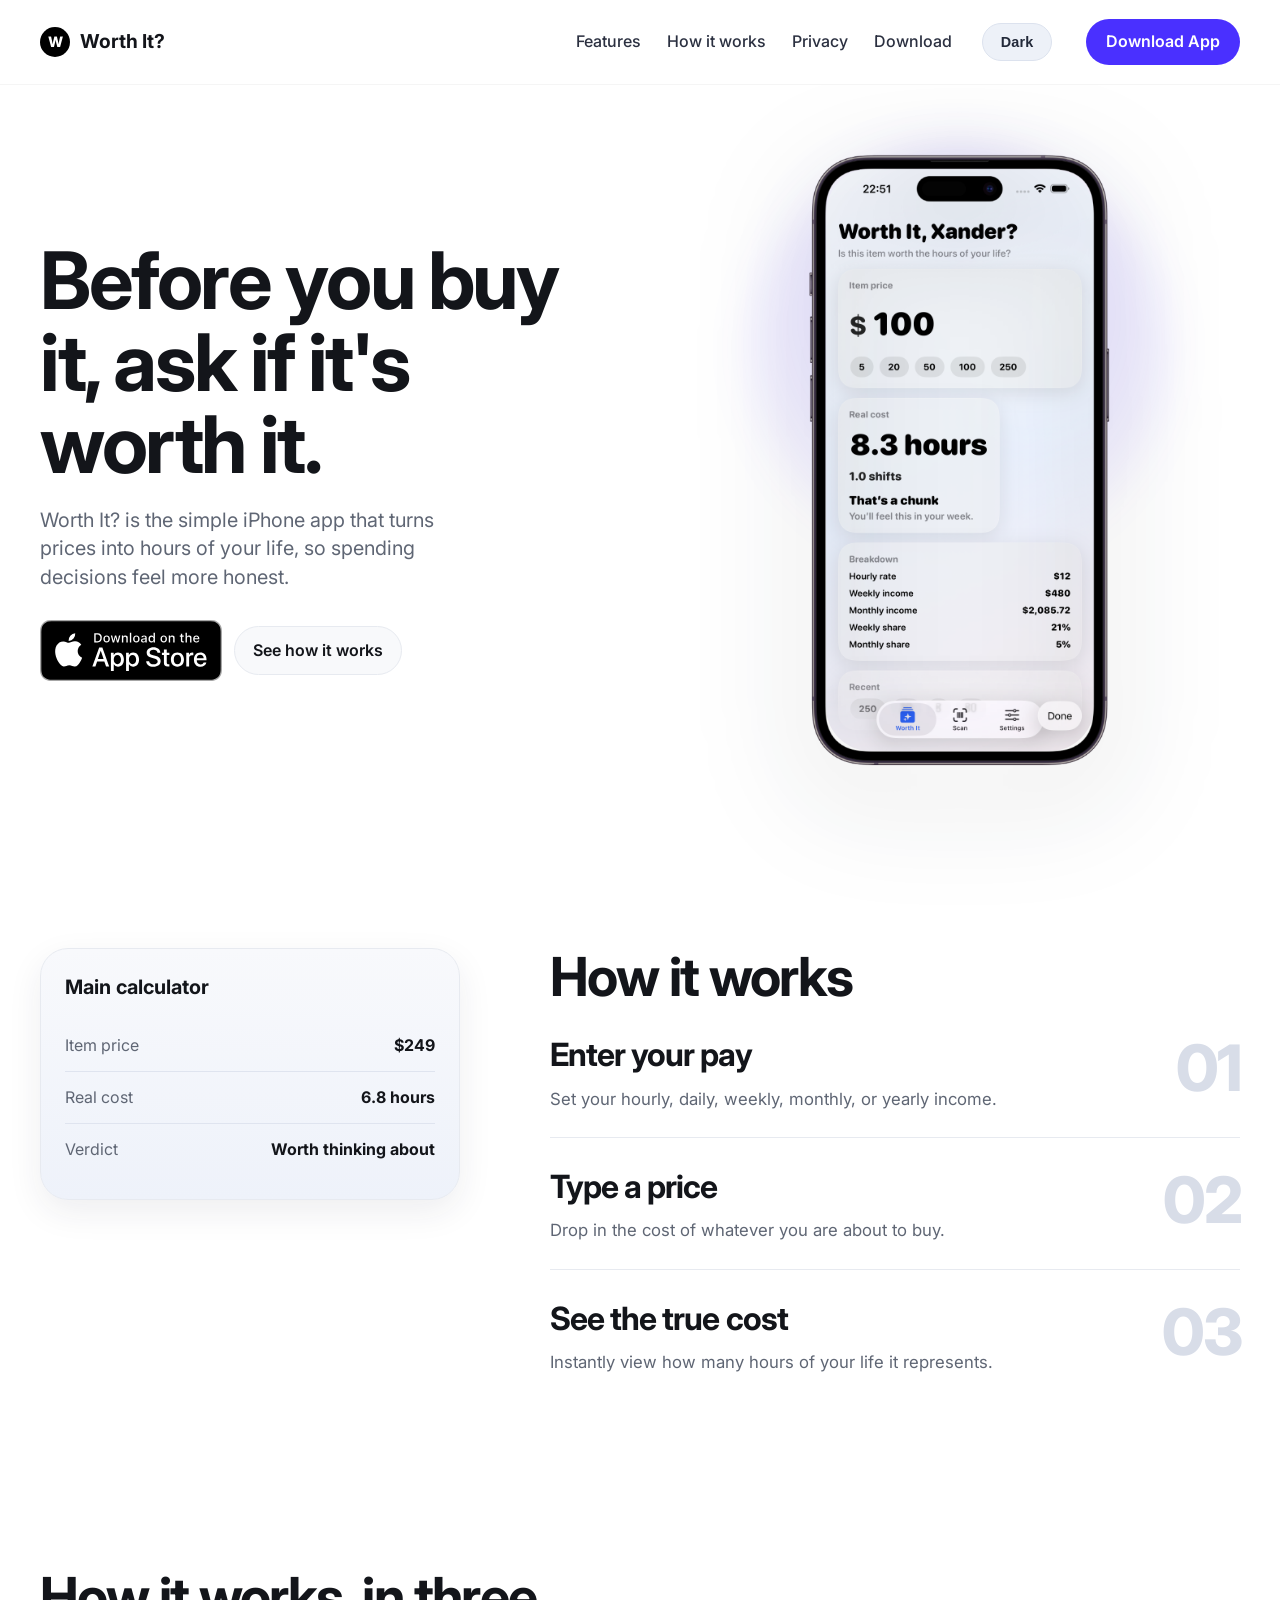
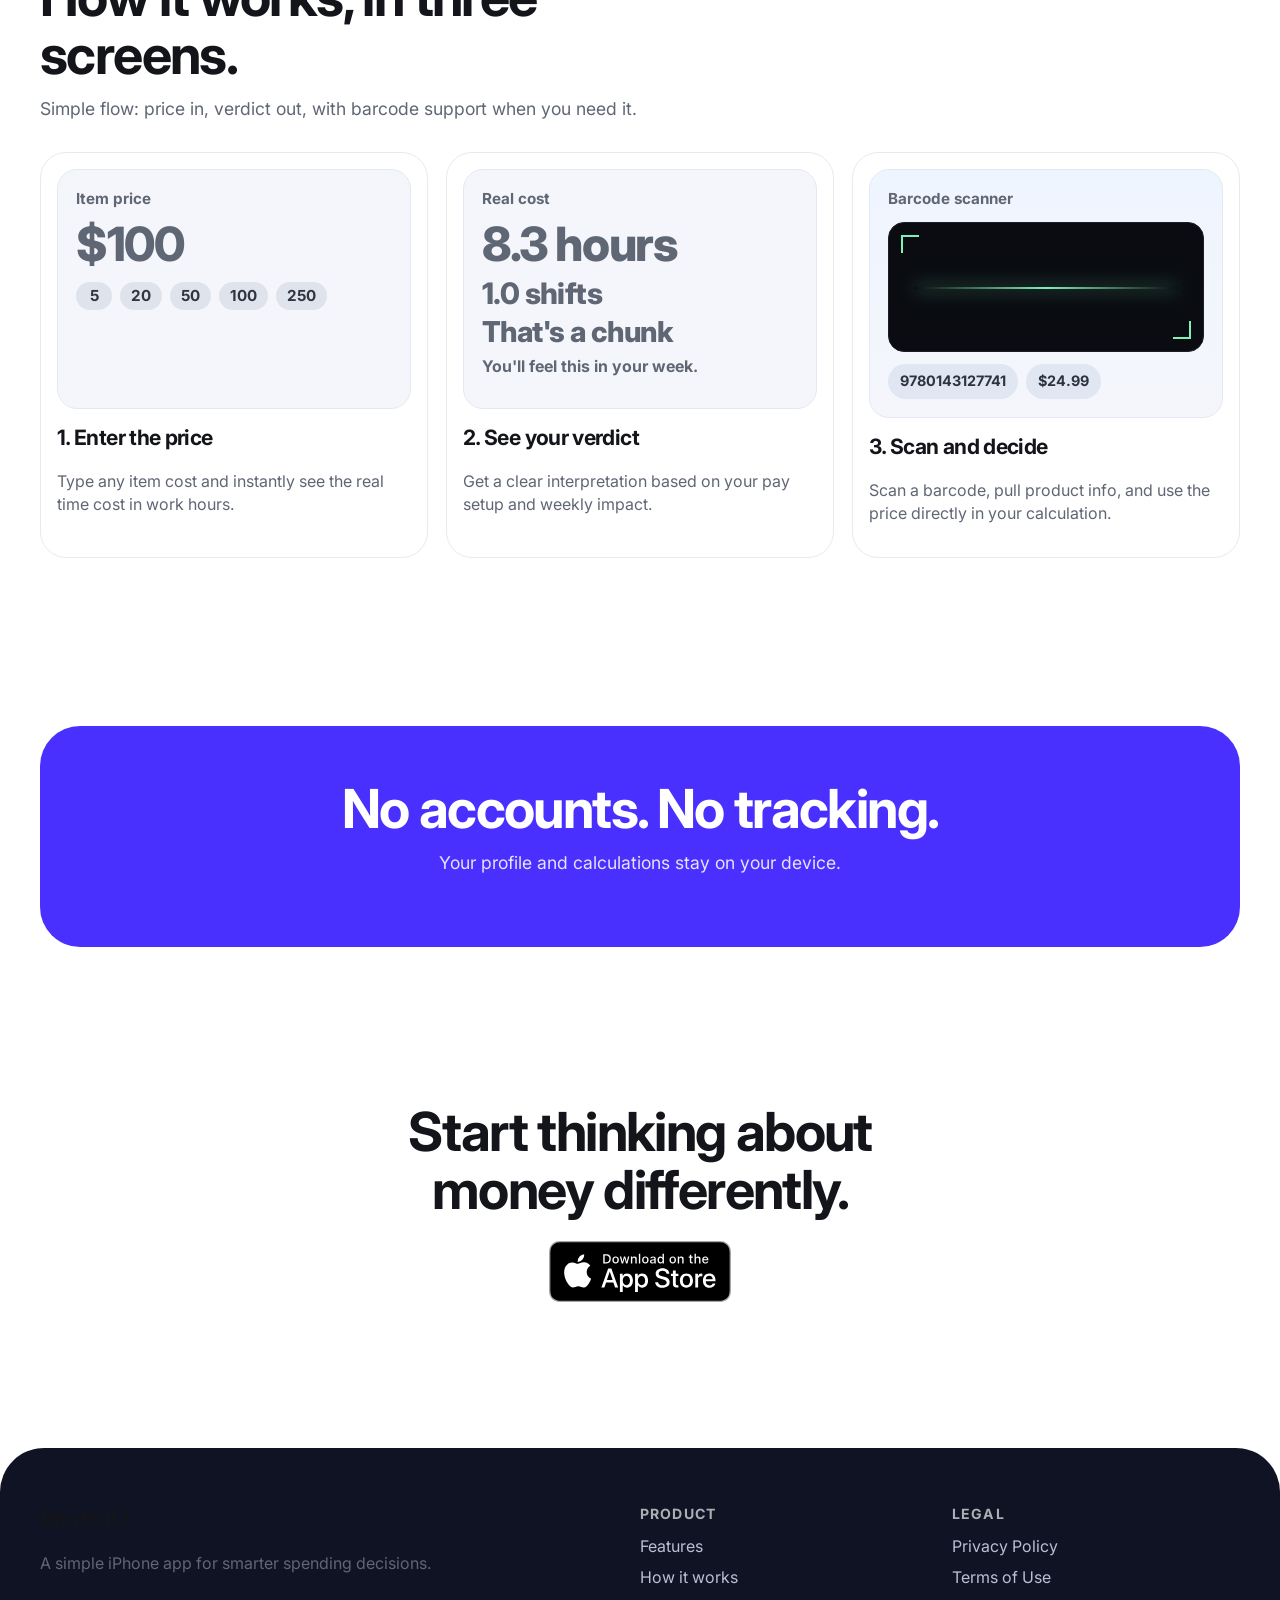
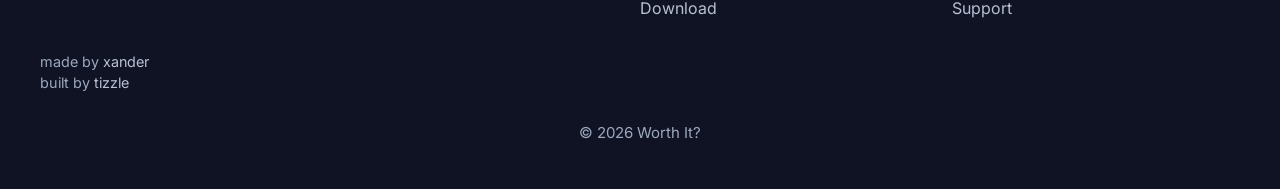
<file: index.html>
<!doctype html>
<html lang="en">
  <head>
    <meta charset="UTF-8" />
    <meta name="viewport" content="width=device-width, initial-scale=1.0" />
    <title>Worth It? - See what things really cost</title>
    <meta
      name="description"
      content="Worth It? helps you translate prices into hours of your life before you buy."
    />
    <link rel="icon" type="image/svg+xml" href="assets/favicon.svg" />
    <link rel="preconnect" href="https://fonts.googleapis.com" />
    <link rel="preconnect" href="https://fonts.gstatic.com" crossorigin />
    <link
      href="https://fonts.googleapis.com/css2?family=Inter:wght@400;500;600;700;800&display=swap"
      rel="stylesheet"
    />
    <link rel="stylesheet" href="styles.css" />
  </head>
  <body>
    <header class="site-header">
      <nav class="container nav-row">
        <a href="#" class="brand" aria-label="Worth It home">
          <span class="brand-mark">W</span>
          Worth It?
        </a>

        <button class="menu-toggle" aria-expanded="false" aria-controls="mobile-menu" aria-label="Toggle menu">
          <span></span><span></span><span></span>
        </button>

        <div class="nav-links desktop-nav">
          <a href="#features">Features</a>
          <a href="#how">How it works</a>
          <a href="#privacy">Privacy</a>
          <a href="#download">Download</a>
        </div>

        <button
          id="theme-toggle"
          class="theme-toggle"
          type="button"
          aria-label="Switch color theme"
          aria-pressed="false"
        >
          Dark
        </button>

        <a class="btn btn-primary desktop-download" href="https://apps.apple.com/app/id6760371472" target="_blank" rel="noreferrer">
          Download App
        </a>
      </nav>

      <div id="mobile-menu" class="mobile-menu" hidden>
        <a href="#features">Features</a>
        <a href="#how">How it works</a>
        <a href="#privacy">Privacy</a>
        <a href="#download">Download</a>
      </div>
    </header>

    <main>
      <section class="hero section container reveal">
        <div class="hero-copy">
          <h1>Before you buy it, ask if it's worth it.</h1>
          <p>
            Worth It? is the simple iPhone app that turns prices into hours of your life,
            so spending decisions feel more honest.
          </p>

          <div class="hero-actions">
            <a class="app-store-badge" href="https://apps.apple.com/app/id6760371472" target="_blank" rel="noreferrer" aria-label="Download on the App Store">
              <img src="assets/app-store-badge.svg" alt="Download on the App Store" />
            </a>
            <a class="btn btn-secondary" href="#how">See how it works</a>
          </div>
        </div>

        <div class="hero-device-wrap">
          <div class="hero-glow" aria-hidden="true"></div>
          <div class="hero-phone-art" data-float>
            <img
              id="hero-screen-image"
              class="hero-screen-fill"
              src="assets/screenshots/screen-calculator.png"
              data-light-src="assets/screenshots/screen-calculator.png"
              data-dark-src="assets/screenshots/screen-calculator-dark.png"
              alt="Worth It app screenshot in iPhone frame"
            />
            <img class="hero-phone-frame" src="assets/screenshots/iphone-frame.png" alt="" aria-hidden="true" />
          </div>
        </div>
      </section>

      <section id="how" class="section container reveal how">
        <div class="how-preview">
          <div class="soft-panel">
            <p class="panel-title">Main calculator</p>
            <div class="calc-line">
              <span class="label">Item price</span>
              <strong>$249</strong>
            </div>
            <div class="calc-line">
              <span class="label">Real cost</span>
              <strong>6.8 hours</strong>
            </div>
            <div class="calc-line">
              <span class="label">Verdict</span>
              <strong>Worth thinking about</strong>
            </div>
          </div>
        </div>

        <div class="how-steps">
          <h2>How it works</h2>

          <article class="step-item">
            <span class="step-no">01</span>
            <h3>Enter your pay</h3>
            <p>Set your hourly, daily, weekly, monthly, or yearly income.</p>
          </article>

          <article class="step-item">
            <span class="step-no">02</span>
            <h3>Type a price</h3>
            <p>Drop in the cost of whatever you are about to buy.</p>
          </article>

          <article class="step-item no-border">
            <span class="step-no">03</span>
            <h3>See the true cost</h3>
            <p>Instantly view how many hours of your life it represents.</p>
          </article>
        </div>
      </section>

      <section id="features" class="section container reveal">
        <div class="section-heading">
          <h2>How it works, in three screens.</h2>
          <p>Simple flow: price in, verdict out, with barcode support when you need it.</p>
        </div>

        <div class="feature-grid">
          <article class="feature-card">
            <div class="ui-mock price-mock" aria-hidden="true">
              <p class="ui-label">Item price</p>
              <p class="ui-price">$100</p>
              <div class="price-chips">
                <span>5</span>
                <span>20</span>
                <span>50</span>
                <span>100</span>
                <span>250</span>
              </div>
            </div>
            <h3>1. Enter the price</h3>
            <p>Type any item cost and instantly see the real time cost in work hours.</p>
          </article>
          <article class="feature-card">
            <div class="ui-mock verdict-mock" aria-hidden="true">
              <p class="ui-label">Real cost</p>
              <p class="ui-hours">8.3 hours</p>
              <p class="ui-shifts">1.0 shifts</p>
              <p class="ui-verdict">That's a chunk</p>
              <p class="ui-note">You'll feel this in your week.</p>
            </div>
            <h3>2. See your verdict</h3>
            <p>Get a clear interpretation based on your pay setup and weekly impact.</p>
          </article>
          <article class="feature-card">
            <div class="ui-mock scan-mock" aria-hidden="true">
              <p class="ui-label">Barcode scanner</p>
              <div class="scan-frame">
                <div class="scan-line"></div>
              </div>
              <div class="scan-pill-row">
                <span class="scan-code">9780143127741</span>
                <span class="scan-price">$24.99</span>
              </div>
            </div>
            <h3>3. Scan and decide</h3>
            <p>Scan a barcode, pull product info, and use the price directly in your calculation.</p>
          </article>
        </div>
      </section>

      <section id="privacy" class="section container reveal">
        <div class="privacy-block">
          <h2>No accounts. No tracking.</h2>
          <p>Your profile and calculations stay on your device.</p>
        </div>
      </section>

      <section id="download" class="section container reveal cta">
        <h2>Start thinking about money differently.</h2>
        <a class="app-store-badge" href="https://apps.apple.com/app/id6760371472" target="_blank" rel="noreferrer" aria-label="Download on the App Store">
          <img src="assets/app-store-badge.svg" alt="Download on the App Store" />
        </a>
      </section>
    </main>

    <footer class="site-footer">
      <div class="container footer-grid">
        <div>
          <h4>Worth It?</h4>
          <p>A simple iPhone app for smarter spending decisions.</p>
        </div>
        <div>
          <h5>Product</h5>
          <a href="#features">Features</a>
          <a href="#how">How it works</a>
          <a href="#download">Download</a>
        </div>
        <div>
          <h5>Legal</h5>
          <a href="privacy/">Privacy Policy</a>
          <a href="terms/">Terms of Use</a>
          <a href="support/">Support</a>
        </div>
      </div>
      <p class="footer-credit">made by <a href="https://xandertaylor.org" target="_blank" rel="noreferrer">xander</a><br>built by <a href="https://tizzle.org" target="_blank" rel="noreferrer">tizzle</a></p>
      <p class="copyright">© <span id="year"></span> Worth It?</p>
    </footer>

    <script src="script.js"></script>
  </body>
</html>
</file>
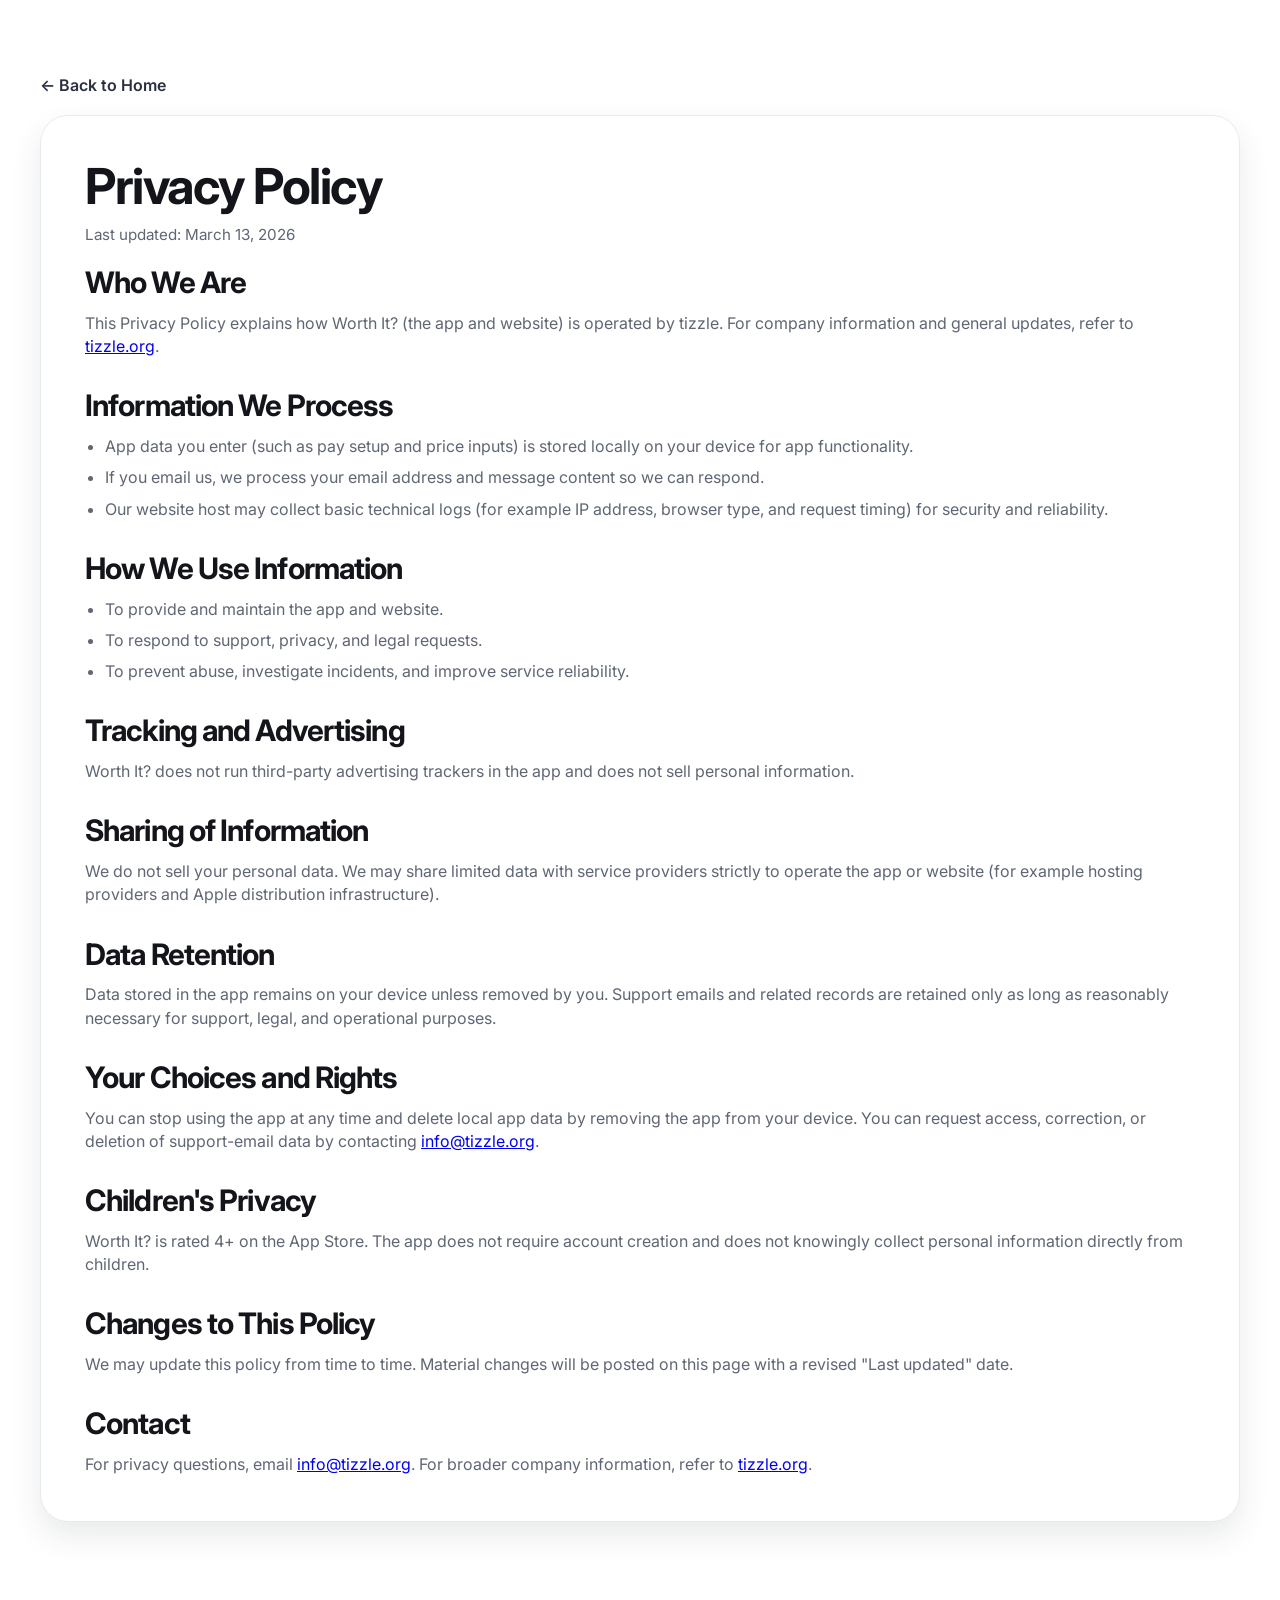
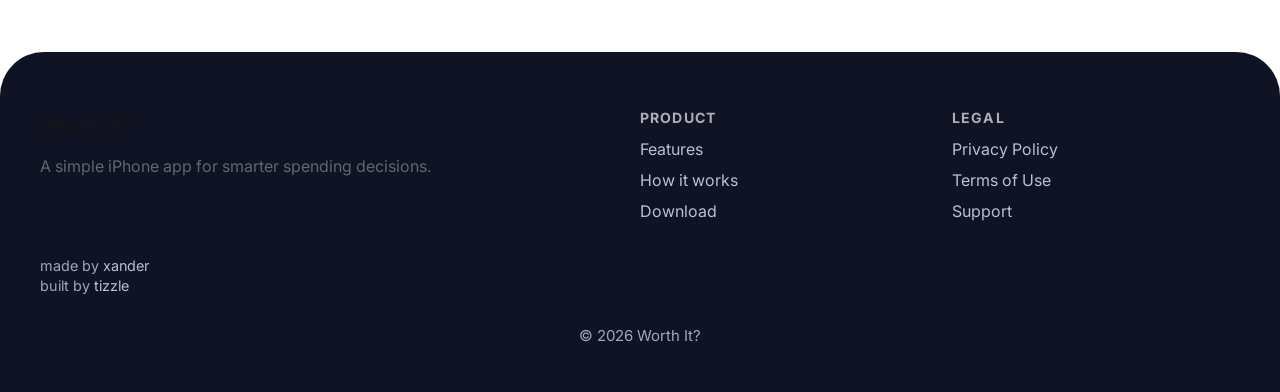
<file: privacy/index.html>
<!doctype html>
<html lang="en">
  <head>
    <meta charset="UTF-8" />
    <meta name="viewport" content="width=device-width, initial-scale=1.0" />
    <title>Privacy Policy - Worth It?</title>
    <meta name="description" content="Privacy Policy for the Worth It? app and website." />
    <link rel="icon" type="image/svg+xml" href="../assets/favicon.svg" />
    <link rel="preconnect" href="https://fonts.googleapis.com" />
    <link rel="preconnect" href="https://fonts.gstatic.com" crossorigin />
    <link
      href="https://fonts.googleapis.com/css2?family=Inter:wght@400;500;600;700;800&display=swap"
      rel="stylesheet"
    />
    <link rel="stylesheet" href="../styles.css" />
  </head>
  <body>
    <main class="legal-main">
      <a class="legal-back-link" href="../index.html" aria-label="Back to home">← Back to Home</a>
      <article class="legal-card">
        <h1>Privacy Policy</h1>
        <p class="legal-meta">Last updated: March 13, 2026</p>

        <section class="legal-section">
          <h2>Who We Are</h2>
          <p>
            This Privacy Policy explains how Worth It? (the app and website) is operated by tizzle. For company
            information and general updates, refer to <a href="https://tizzle.org" target="_blank" rel="noreferrer">tizzle.org</a>.
          </p>
        </section>

        <section class="legal-section">
          <h2>Information We Process</h2>
          <ul class="legal-list">
            <li>
              App data you enter (such as pay setup and price inputs) is stored locally on your device for app
              functionality.
            </li>
            <li>
              If you email us, we process your email address and message content so we can respond.
            </li>
            <li>
              Our website host may collect basic technical logs (for example IP address, browser type, and request
              timing) for security and reliability.
            </li>
          </ul>
        </section>

        <section class="legal-section">
          <h2>How We Use Information</h2>
          <ul class="legal-list">
            <li>To provide and maintain the app and website.</li>
            <li>To respond to support, privacy, and legal requests.</li>
            <li>To prevent abuse, investigate incidents, and improve service reliability.</li>
          </ul>
        </section>

        <section class="legal-section">
          <h2>Tracking and Advertising</h2>
          <p>
            Worth It? does not run third-party advertising trackers in the app and does not sell personal information.
          </p>
        </section>

        <section class="legal-section">
          <h2>Sharing of Information</h2>
          <p>
            We do not sell your personal data. We may share limited data with service providers strictly to operate the
            app or website (for example hosting providers and Apple distribution infrastructure).
          </p>
        </section>

        <section class="legal-section">
          <h2>Data Retention</h2>
          <p>
            Data stored in the app remains on your device unless removed by you. Support emails and related records are
            retained only as long as reasonably necessary for support, legal, and operational purposes.
          </p>
        </section>

        <section class="legal-section">
          <h2>Your Choices and Rights</h2>
          <p>
            You can stop using the app at any time and delete local app data by removing the app from your device. You
            can request access, correction, or deletion of support-email data by contacting
            <a href="mailto:info@tizzle.org">info@tizzle.org</a>.
          </p>
        </section>

        <section class="legal-section">
          <h2>Children's Privacy</h2>
          <p>
            Worth It? is rated 4+ on the App Store. The app does not require account creation and does not knowingly
            collect personal information directly from children.
          </p>
        </section>

        <section class="legal-section">
          <h2>Changes to This Policy</h2>
          <p>
            We may update this policy from time to time. Material changes will be posted on this page with a revised
            "Last updated" date.
          </p>
        </section>

        <section class="legal-section">
          <h2>Contact</h2>
          <p>
            For privacy questions, email <a href="mailto:info@tizzle.org">info@tizzle.org</a>. For broader company
            information, refer to <a href="https://tizzle.org" target="_blank" rel="noreferrer">tizzle.org</a>.
          </p>
        </section>
      </article>
    </main>

    <footer class="site-footer">
      <div class="container footer-grid">
        <div>
          <h4>Worth It?</h4>
          <p>A simple iPhone app for smarter spending decisions.</p>
        </div>
        <div>
          <h5>Product</h5>
          <a href="../index.html#features">Features</a>
          <a href="../index.html#how">How it works</a>
          <a href="../index.html#download">Download</a>
        </div>
        <div>
          <h5>Legal</h5>
          <a href="../privacy/">Privacy Policy</a>
          <a href="../terms/">Terms of Use</a>
          <a href="../support/">Support</a>
        </div>
      </div>
      <p class="footer-credit">made by <a href="https://xandertaylor.org" target="_blank" rel="noreferrer">xander</a><br>built by <a href="https://tizzle.org" target="_blank" rel="noreferrer">tizzle</a></p>
      <p class="copyright">© <span id="year"></span> Worth It?</p>
    </footer>

    <script src="../script.js"></script>
  </body>
</html>
</file>
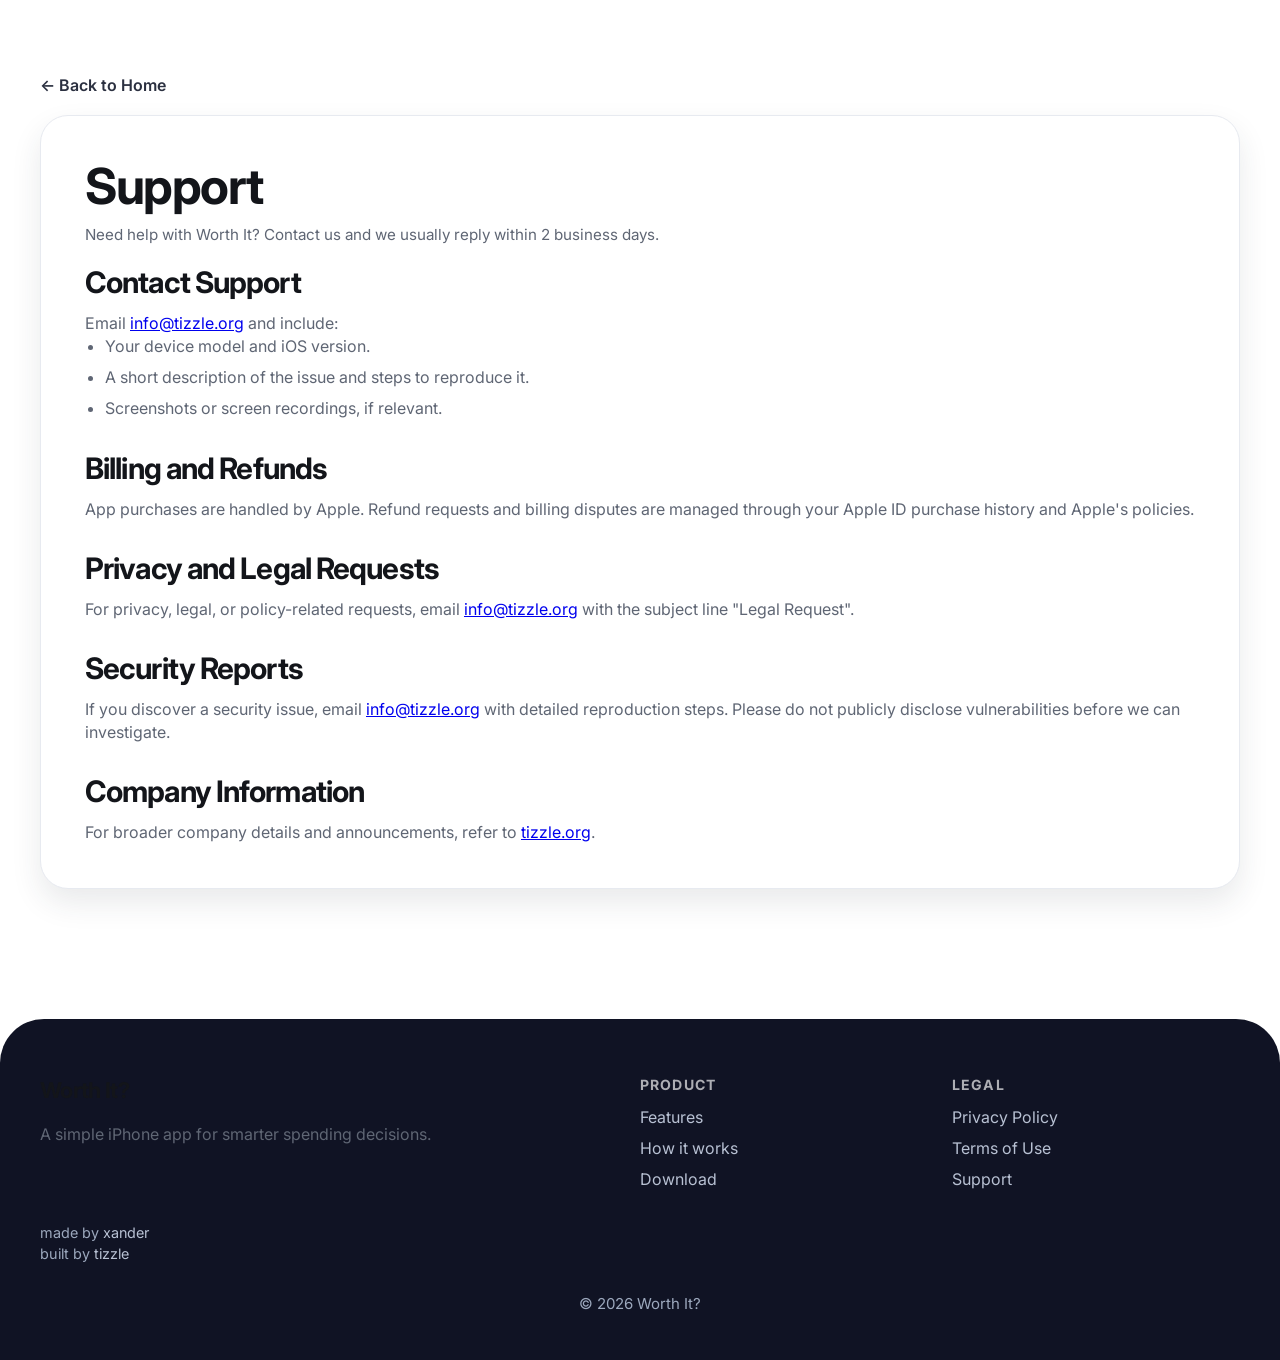
<file: support/index.html>
<!doctype html>
<html lang="en">
  <head>
    <meta charset="UTF-8" />
    <meta name="viewport" content="width=device-width, initial-scale=1.0" />
    <title>Support - Worth It?</title>
    <meta name="description" content="Support and legal contact information for the Worth It? app." />
    <link rel="icon" type="image/svg+xml" href="../assets/favicon.svg" />
    <link rel="preconnect" href="https://fonts.googleapis.com" />
    <link rel="preconnect" href="https://fonts.gstatic.com" crossorigin />
    <link
      href="https://fonts.googleapis.com/css2?family=Inter:wght@400;500;600;700;800&display=swap"
      rel="stylesheet"
    />
    <link rel="stylesheet" href="../styles.css" />
  </head>
  <body>
    <main class="legal-main">
      <a class="legal-back-link" href="../index.html" aria-label="Back to home">← Back to Home</a>
      <article class="legal-card">
        <h1>Support</h1>
        <p class="legal-meta">Need help with Worth It? Contact us and we usually reply within 2 business days.</p>

        <section class="legal-section">
          <h2>Contact Support</h2>
          <p>Email <a href="mailto:info@tizzle.org">info@tizzle.org</a> and include:</p>
          <ul class="legal-list">
            <li>Your device model and iOS version.</li>
            <li>A short description of the issue and steps to reproduce it.</li>
            <li>Screenshots or screen recordings, if relevant.</li>
          </ul>
        </section>

        <section class="legal-section">
          <h2>Billing and Refunds</h2>
          <p>
            App purchases are handled by Apple. Refund requests and billing disputes are managed through your Apple ID
            purchase history and Apple's policies.
          </p>
        </section>

        <section class="legal-section">
          <h2>Privacy and Legal Requests</h2>
          <p>
            For privacy, legal, or policy-related requests, email
            <a href="mailto:info@tizzle.org">info@tizzle.org</a> with the subject line "Legal Request".
          </p>
        </section>

        <section class="legal-section">
          <h2>Security Reports</h2>
          <p>
            If you discover a security issue, email <a href="mailto:info@tizzle.org">info@tizzle.org</a> with
            detailed reproduction steps. Please do not publicly disclose vulnerabilities before we can investigate.
          </p>
        </section>

        <section class="legal-section">
          <h2>Company Information</h2>
          <p>
            For broader company details and announcements, refer to
            <a href="https://tizzle.org" target="_blank" rel="noreferrer">tizzle.org</a>.
          </p>
        </section>
      </article>
    </main>

    <footer class="site-footer">
      <div class="container footer-grid">
        <div>
          <h4>Worth It?</h4>
          <p>A simple iPhone app for smarter spending decisions.</p>
        </div>
        <div>
          <h5>Product</h5>
          <a href="../index.html#features">Features</a>
          <a href="../index.html#how">How it works</a>
          <a href="../index.html#download">Download</a>
        </div>
        <div>
          <h5>Legal</h5>
          <a href="../privacy/">Privacy Policy</a>
          <a href="../terms/">Terms of Use</a>
          <a href="../support/">Support</a>
        </div>
      </div>
      <p class="footer-credit">made by <a href="https://xandertaylor.org" target="_blank" rel="noreferrer">xander</a><br>built by <a href="https://tizzle.org" target="_blank" rel="noreferrer">tizzle</a></p>
      <p class="copyright">© <span id="year"></span> Worth It?</p>
    </footer>

    <script src="../script.js"></script>
  </body>
</html>
</file>
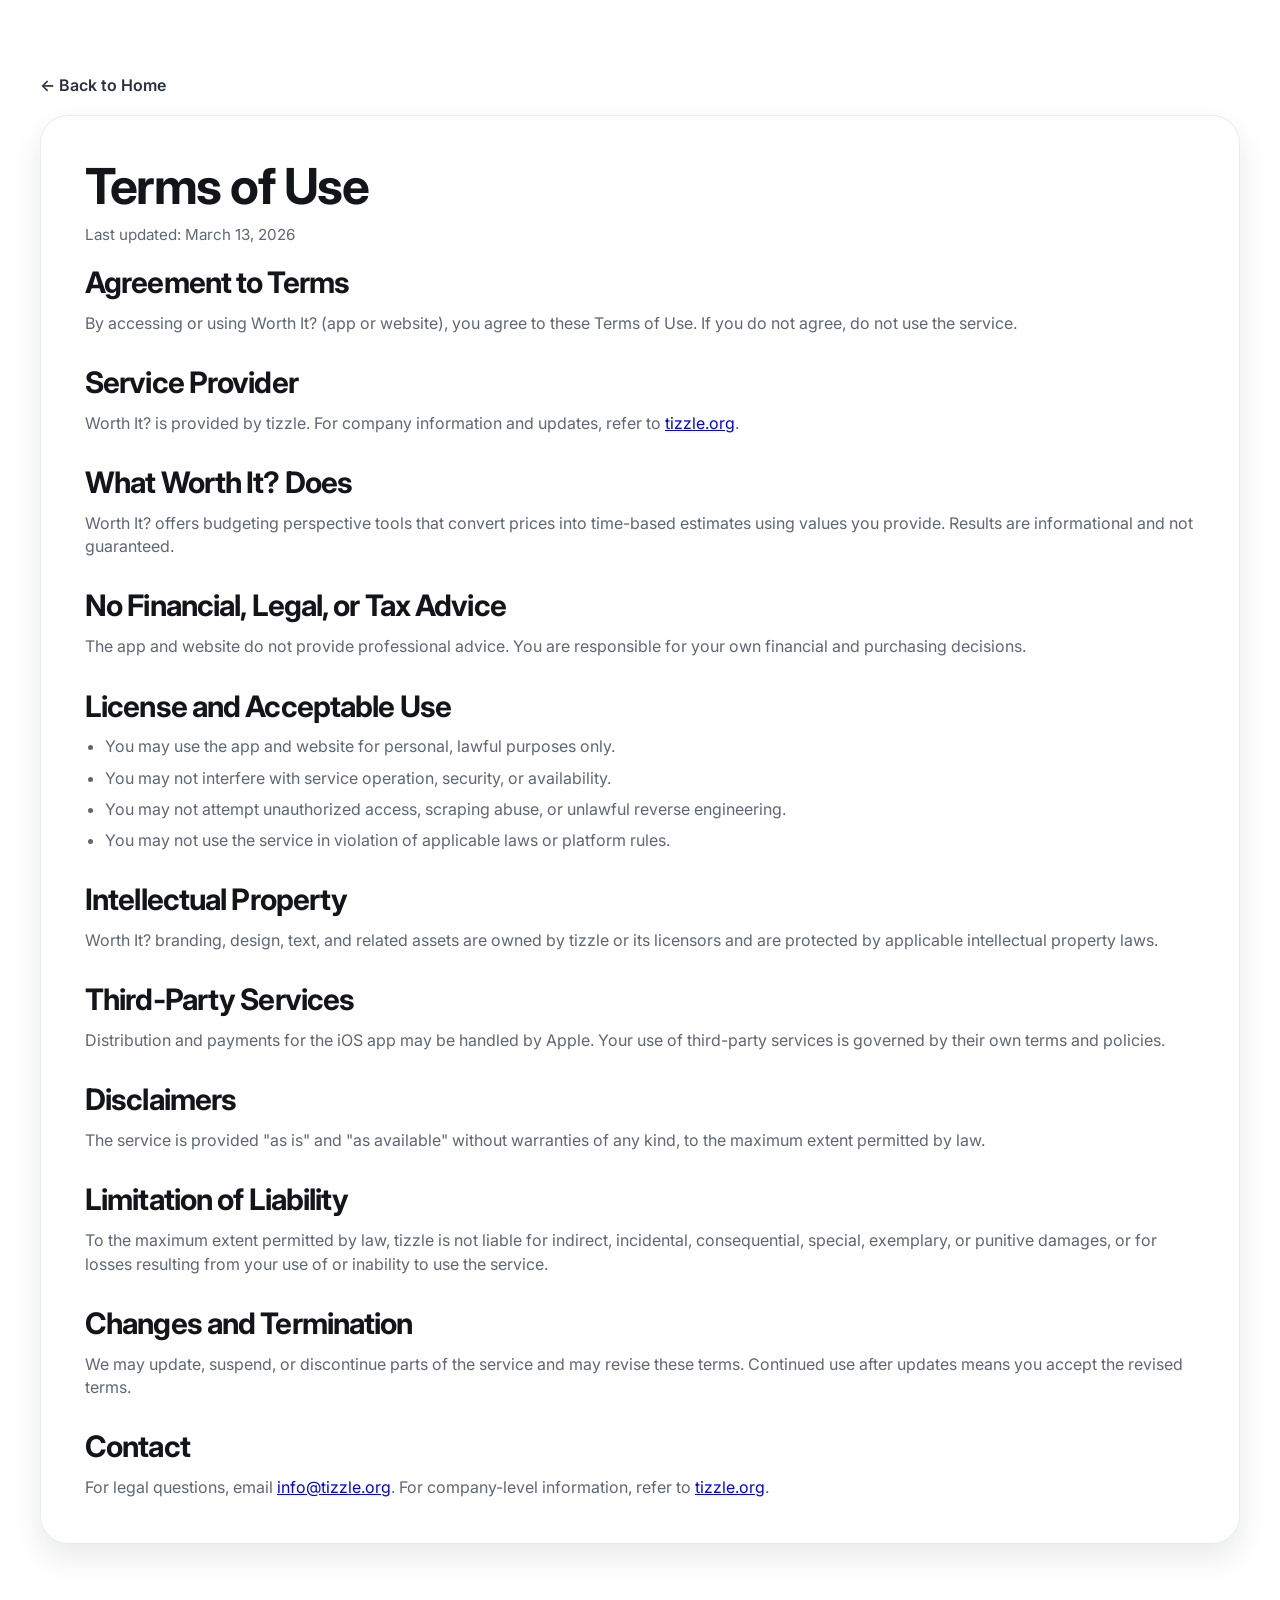
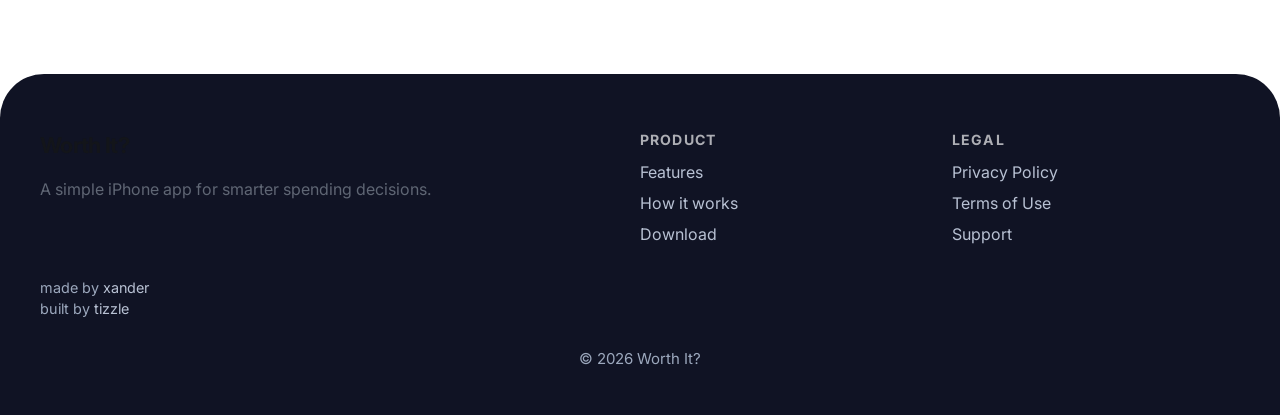
<file: terms/index.html>
<!doctype html>
<html lang="en">
  <head>
    <meta charset="UTF-8" />
    <meta name="viewport" content="width=device-width, initial-scale=1.0" />
    <title>Terms of Use - Worth It?</title>
    <meta name="description" content="Terms of Use for the Worth It? app and website." />
    <link rel="icon" type="image/svg+xml" href="../assets/favicon.svg" />
    <link rel="preconnect" href="https://fonts.googleapis.com" />
    <link rel="preconnect" href="https://fonts.gstatic.com" crossorigin />
    <link
      href="https://fonts.googleapis.com/css2?family=Inter:wght@400;500;600;700;800&display=swap"
      rel="stylesheet"
    />
    <link rel="stylesheet" href="../styles.css" />
  </head>
  <body>
    <main class="legal-main">
      <a class="legal-back-link" href="../index.html" aria-label="Back to home">← Back to Home</a>
      <article class="legal-card">
        <h1>Terms of Use</h1>
        <p class="legal-meta">Last updated: March 13, 2026</p>

        <section class="legal-section">
          <h2>Agreement to Terms</h2>
          <p>
            By accessing or using Worth It? (app or website), you agree to these Terms of Use. If you do not agree,
            do not use the service.
          </p>
        </section>

        <section class="legal-section">
          <h2>Service Provider</h2>
          <p>
            Worth It? is provided by tizzle. For company information and updates, refer to
            <a href="https://tizzle.org" target="_blank" rel="noreferrer">tizzle.org</a>.
          </p>
        </section>

        <section class="legal-section">
          <h2>What Worth It? Does</h2>
          <p>
            Worth It? offers budgeting perspective tools that convert prices into time-based estimates using values you
            provide. Results are informational and not guaranteed.
          </p>
        </section>

        <section class="legal-section">
          <h2>No Financial, Legal, or Tax Advice</h2>
          <p>
            The app and website do not provide professional advice. You are responsible for your own financial and
            purchasing decisions.
          </p>
        </section>

        <section class="legal-section">
          <h2>License and Acceptable Use</h2>
          <ul class="legal-list">
            <li>You may use the app and website for personal, lawful purposes only.</li>
            <li>You may not interfere with service operation, security, or availability.</li>
            <li>You may not attempt unauthorized access, scraping abuse, or unlawful reverse engineering.</li>
            <li>You may not use the service in violation of applicable laws or platform rules.</li>
          </ul>
        </section>

        <section class="legal-section">
          <h2>Intellectual Property</h2>
          <p>
            Worth It? branding, design, text, and related assets are owned by tizzle or its licensors and are
            protected by applicable intellectual property laws.
          </p>
        </section>

        <section class="legal-section">
          <h2>Third-Party Services</h2>
          <p>
            Distribution and payments for the iOS app may be handled by Apple. Your use of third-party services is
            governed by their own terms and policies.
          </p>
        </section>

        <section class="legal-section">
          <h2>Disclaimers</h2>
          <p>
            The service is provided "as is" and "as available" without warranties of any kind, to the maximum extent
            permitted by law.
          </p>
        </section>

        <section class="legal-section">
          <h2>Limitation of Liability</h2>
          <p>
            To the maximum extent permitted by law, tizzle is not liable for indirect, incidental, consequential,
            special, exemplary, or punitive damages, or for losses resulting from your use of or inability to use the
            service.
          </p>
        </section>

        <section class="legal-section">
          <h2>Changes and Termination</h2>
          <p>
            We may update, suspend, or discontinue parts of the service and may revise these terms. Continued use after
            updates means you accept the revised terms.
          </p>
        </section>

        <section class="legal-section">
          <h2>Contact</h2>
          <p>
            For legal questions, email <a href="mailto:info@tizzle.org">info@tizzle.org</a>. For company-level
            information, refer to <a href="https://tizzle.org" target="_blank" rel="noreferrer">tizzle.org</a>.
          </p>
        </section>
      </article>
    </main>

    <footer class="site-footer">
      <div class="container footer-grid">
        <div>
          <h4>Worth It?</h4>
          <p>A simple iPhone app for smarter spending decisions.</p>
        </div>
        <div>
          <h5>Product</h5>
          <a href="../index.html#features">Features</a>
          <a href="../index.html#how">How it works</a>
          <a href="../index.html#download">Download</a>
        </div>
        <div>
          <h5>Legal</h5>
          <a href="../privacy/">Privacy Policy</a>
          <a href="../terms/">Terms of Use</a>
          <a href="../support/">Support</a>
        </div>
      </div>
      <p class="footer-credit">made by <a href="https://xandertaylor.org" target="_blank" rel="noreferrer">xander</a><br>built by <a href="https://tizzle.org" target="_blank" rel="noreferrer">tizzle</a></p>
      <p class="copyright">© <span id="year"></span> Worth It?</p>
    </footer>

    <script src="../script.js"></script>
  </body>
</html>
</file>
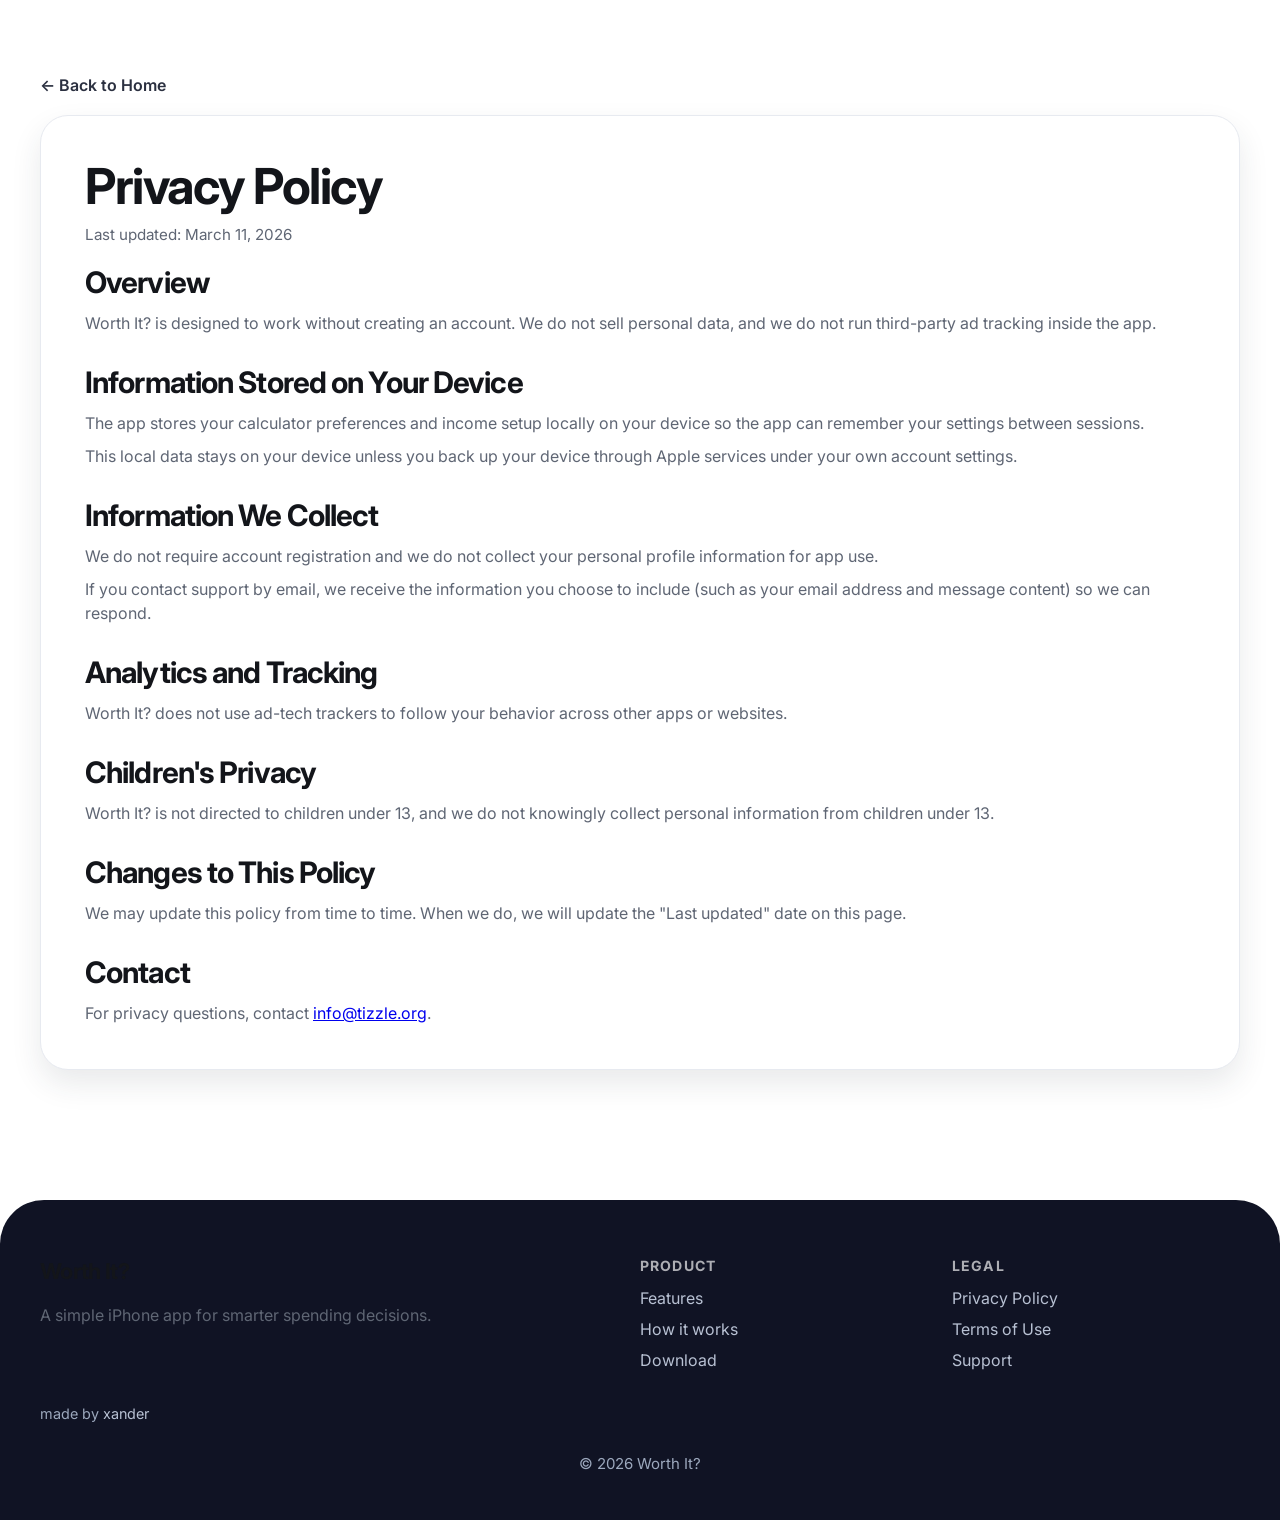
<file: privacy.html>
<!doctype html>
<html lang="en">
  <head>
    <meta charset="UTF-8" />
    <meta name="viewport" content="width=device-width, initial-scale=1.0" />
    <title>Privacy Policy - Worth It?</title>
    <meta name="description" content="Privacy Policy for the Worth It? app and website." />
    <link rel="icon" type="image/svg+xml" href="assets/favicon.svg" />
    <link rel="preconnect" href="https://fonts.googleapis.com" />
    <link rel="preconnect" href="https://fonts.gstatic.com" crossorigin />
    <link
      href="https://fonts.googleapis.com/css2?family=Inter:wght@400;500;600;700;800&display=swap"
      rel="stylesheet"
    />
    <link rel="stylesheet" href="styles.css" />
  </head>
  <body>
    <main class="legal-main">
      <a class="legal-back-link" href="index.html" aria-label="Back to home">← Back to Home</a>
      <article class="legal-card">
        <h1>Privacy Policy</h1>
        <p class="legal-meta">Last updated: March 11, 2026</p>

        <section class="legal-section">
          <h2>Overview</h2>
          <p>
            Worth It? is designed to work without creating an account. We do not sell personal data, and we do not
            run third-party ad tracking inside the app.
          </p>
        </section>

        <section class="legal-section">
          <h2>Information Stored on Your Device</h2>
          <p>
            The app stores your calculator preferences and income setup locally on your device so the app can remember
            your settings between sessions.
          </p>
          <p>
            This local data stays on your device unless you back up your device through Apple services under your own
            account settings.
          </p>
        </section>

        <section class="legal-section">
          <h2>Information We Collect</h2>
          <p>We do not require account registration and we do not collect your personal profile information for app use.</p>
          <p>
            If you contact support by email, we receive the information you choose to include (such as your email
            address and message content) so we can respond.
          </p>
        </section>

        <section class="legal-section">
          <h2>Analytics and Tracking</h2>
          <p>
            Worth It? does not use ad-tech trackers to follow your behavior across other apps or websites.
          </p>
        </section>

        <section class="legal-section">
          <h2>Children's Privacy</h2>
          <p>
            Worth It? is not directed to children under 13, and we do not knowingly collect personal information from
            children under 13.
          </p>
        </section>

        <section class="legal-section">
          <h2>Changes to This Policy</h2>
          <p>
            We may update this policy from time to time. When we do, we will update the "Last updated" date on this
            page.
          </p>
        </section>

        <section class="legal-section">
          <h2>Contact</h2>
          <p>
            For privacy questions, contact
            <a href="mailto:info@tizzle.org">info@tizzle.org</a>.
          </p>
        </section>
      </article>
    </main>

    <footer class="site-footer">
      <div class="container footer-grid">
        <div>
          <h4>Worth It?</h4>
          <p>A simple iPhone app for smarter spending decisions.</p>
        </div>
        <div>
          <h5>Product</h5>
          <a href="index.html#features">Features</a>
          <a href="index.html#how">How it works</a>
          <a href="index.html#download">Download</a>
        </div>
        <div>
          <h5>Legal</h5>
          <a href="privacy.html">Privacy Policy</a>
          <a href="terms.html">Terms of Use</a>
          <a href="support.html">Support</a>
        </div>
      </div>
      <p class="footer-credit">made by <a href="https://xandertaylor.org" target="_blank" rel="noreferrer">xander</a></p>
      <p class="copyright">© <span id="year"></span> Worth It?</p>
    </footer>

    <script src="script.js"></script>
  </body>
</html>
</file>
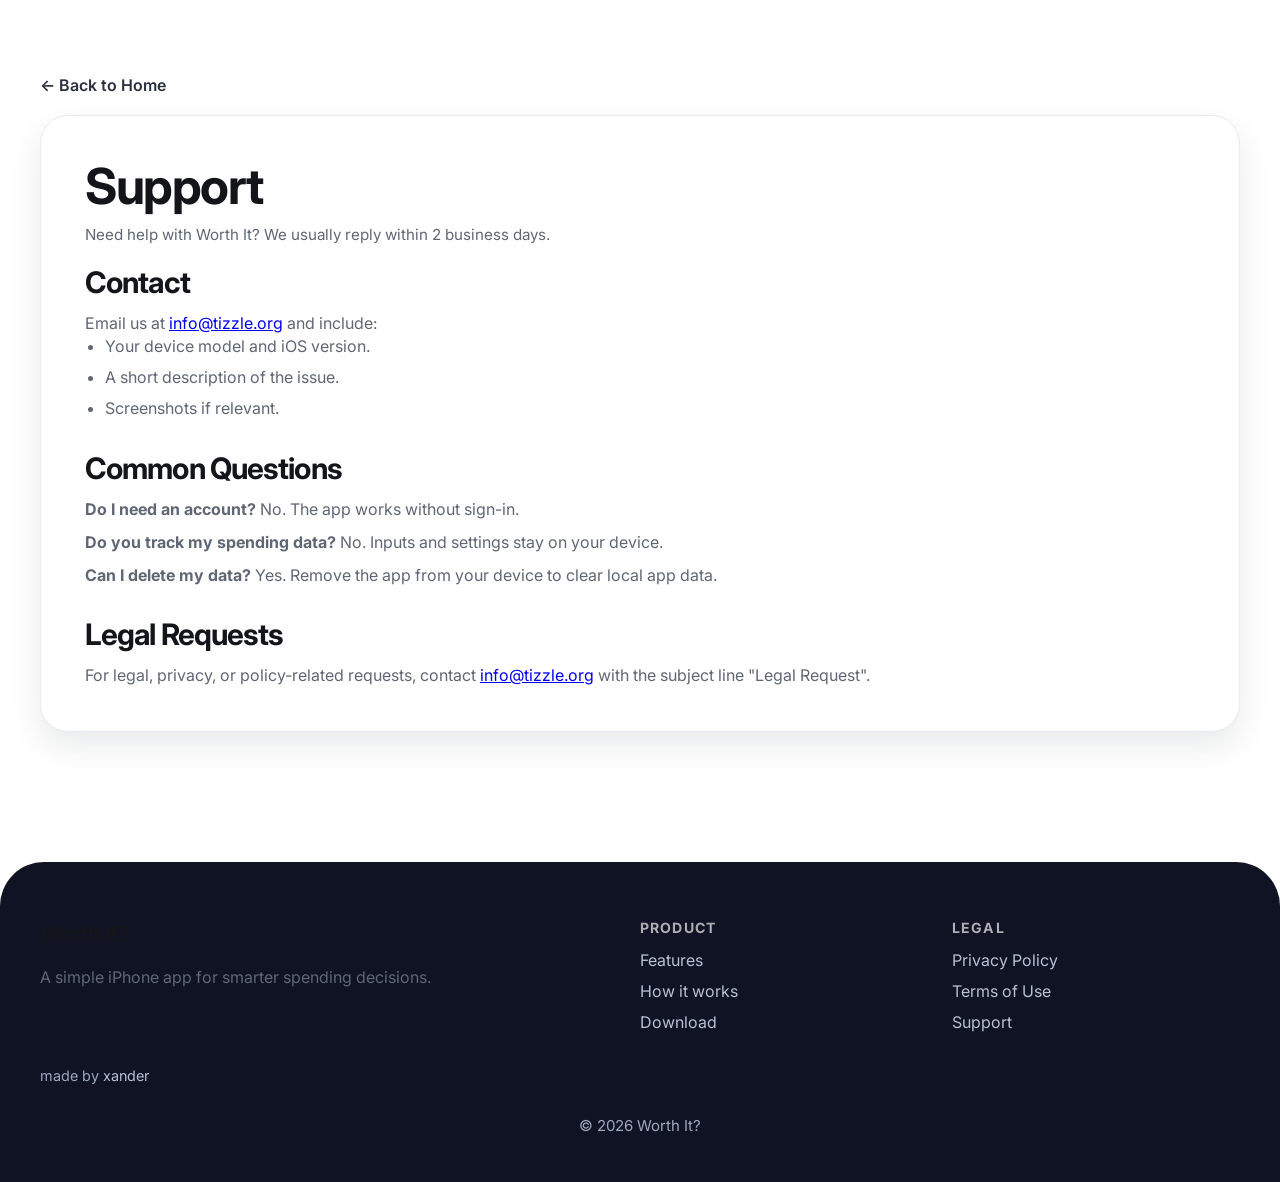
<file: support.html>
<!doctype html>
<html lang="en">
  <head>
    <meta charset="UTF-8" />
    <meta name="viewport" content="width=device-width, initial-scale=1.0" />
    <title>Support - Worth It?</title>
    <meta name="description" content="Support information for the Worth It? app." />
    <link rel="icon" type="image/svg+xml" href="assets/favicon.svg" />
    <link rel="preconnect" href="https://fonts.googleapis.com" />
    <link rel="preconnect" href="https://fonts.gstatic.com" crossorigin />
    <link
      href="https://fonts.googleapis.com/css2?family=Inter:wght@400;500;600;700;800&display=swap"
      rel="stylesheet"
    />
    <link rel="stylesheet" href="styles.css" />
  </head>
  <body>
    <main class="legal-main">
      <a class="legal-back-link" href="index.html" aria-label="Back to home">← Back to Home</a>
      <article class="legal-card">
        <h1>Support</h1>
        <p class="legal-meta">Need help with Worth It? We usually reply within 2 business days.</p>

        <section class="legal-section">
          <h2>Contact</h2>
          <p>
            Email us at <a href="mailto:info@tizzle.org">info@tizzle.org</a> and include:
          </p>
          <ul class="legal-list">
            <li>Your device model and iOS version.</li>
            <li>A short description of the issue.</li>
            <li>Screenshots if relevant.</li>
          </ul>
        </section>

        <section class="legal-section">
          <h2>Common Questions</h2>
          <p><strong>Do I need an account?</strong> No. The app works without sign-in.</p>
          <p><strong>Do you track my spending data?</strong> No. Inputs and settings stay on your device.</p>
          <p><strong>Can I delete my data?</strong> Yes. Remove the app from your device to clear local app data.</p>
        </section>

        <section class="legal-section">
          <h2>Legal Requests</h2>
          <p>
            For legal, privacy, or policy-related requests, contact
            <a href="mailto:info@tizzle.org">info@tizzle.org</a> with the subject line
            "Legal Request".
          </p>
        </section>
      </article>
    </main>

    <footer class="site-footer">
      <div class="container footer-grid">
        <div>
          <h4>Worth It?</h4>
          <p>A simple iPhone app for smarter spending decisions.</p>
        </div>
        <div>
          <h5>Product</h5>
          <a href="index.html#features">Features</a>
          <a href="index.html#how">How it works</a>
          <a href="index.html#download">Download</a>
        </div>
        <div>
          <h5>Legal</h5>
          <a href="privacy.html">Privacy Policy</a>
          <a href="terms.html">Terms of Use</a>
          <a href="support.html">Support</a>
        </div>
      </div>
      <p class="footer-credit">made by <a href="https://xandertaylor.org" target="_blank" rel="noreferrer">xander</a></p>
      <p class="copyright">© <span id="year"></span> Worth It?</p>
    </footer>

    <script src="script.js"></script>
  </body>
</html>
</file>
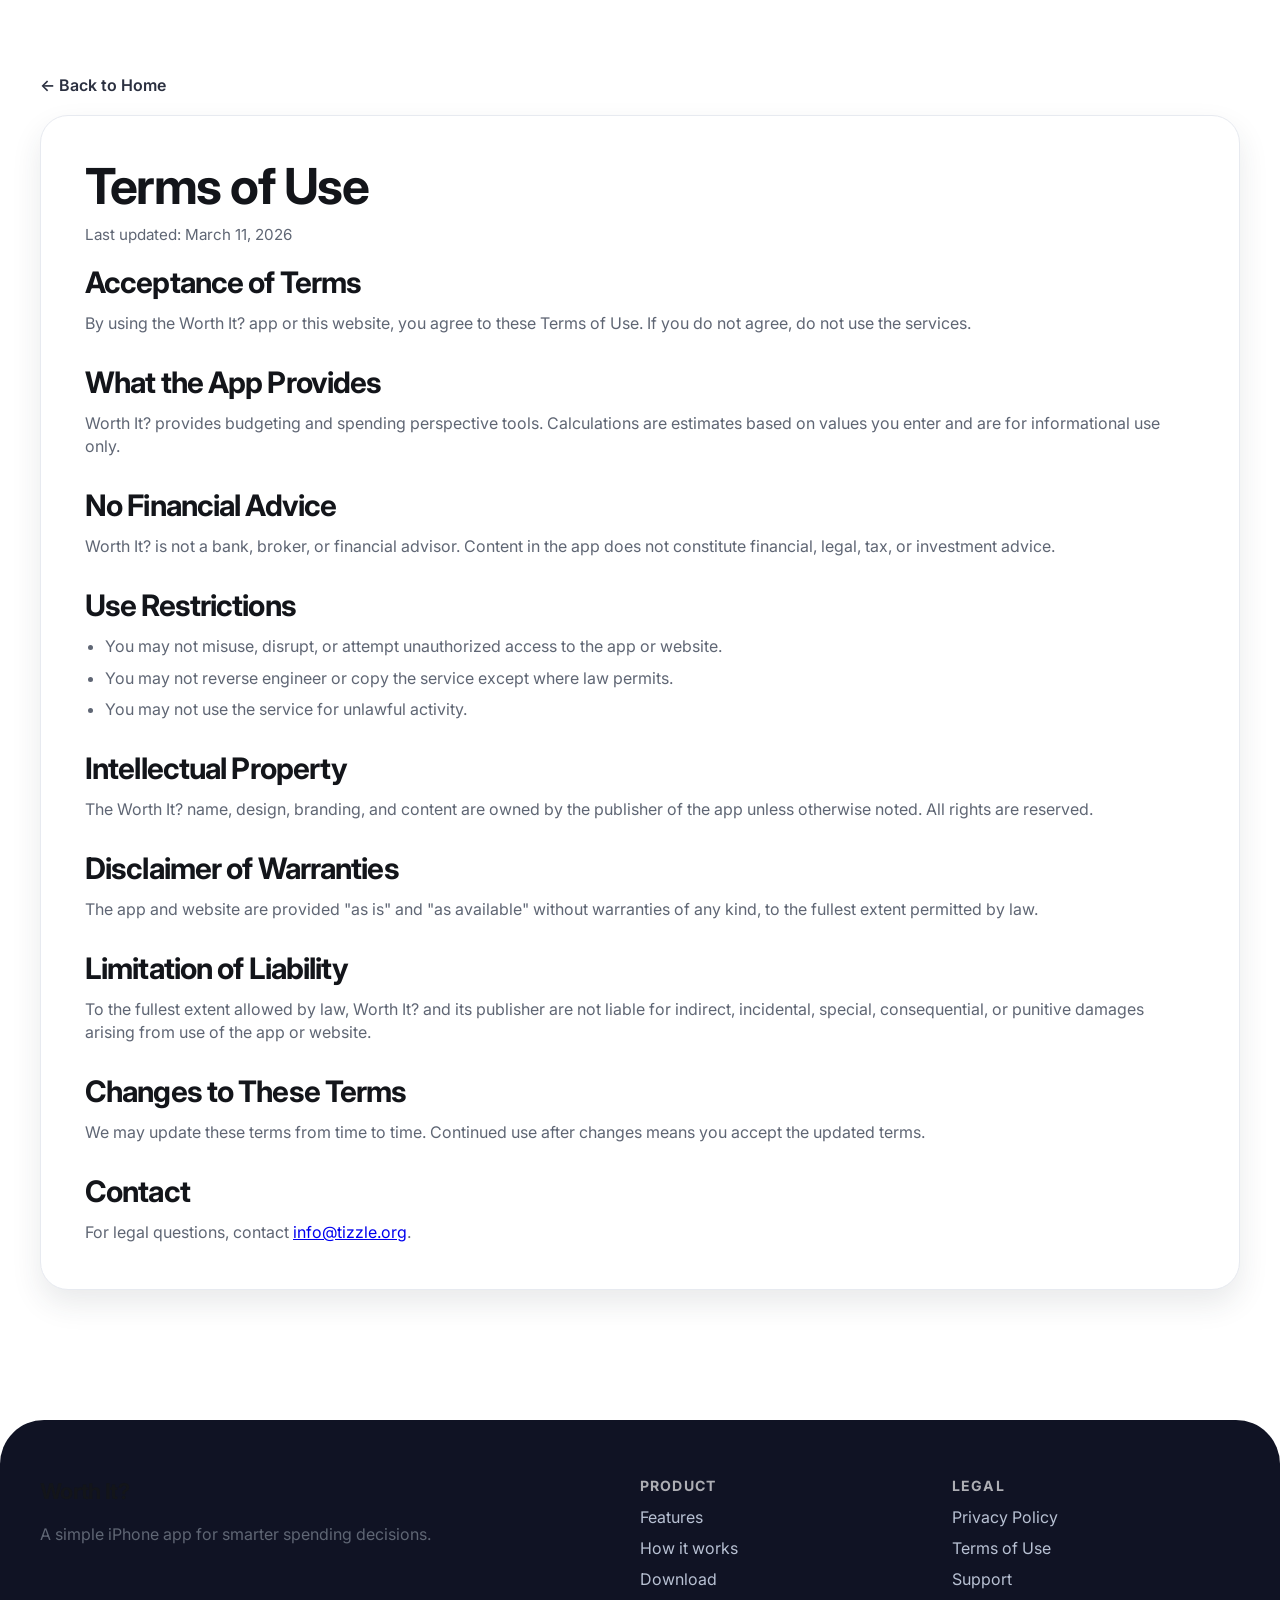
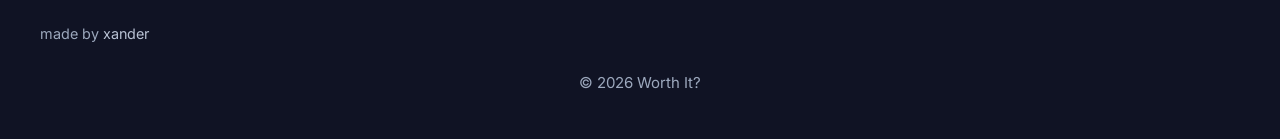
<file: terms.html>
<!doctype html>
<html lang="en">
  <head>
    <meta charset="UTF-8" />
    <meta name="viewport" content="width=device-width, initial-scale=1.0" />
    <title>Terms of Use - Worth It?</title>
    <meta name="description" content="Terms of Use for the Worth It? app and website." />
    <link rel="icon" type="image/svg+xml" href="assets/favicon.svg" />
    <link rel="preconnect" href="https://fonts.googleapis.com" />
    <link rel="preconnect" href="https://fonts.gstatic.com" crossorigin />
    <link
      href="https://fonts.googleapis.com/css2?family=Inter:wght@400;500;600;700;800&display=swap"
      rel="stylesheet"
    />
    <link rel="stylesheet" href="styles.css" />
  </head>
  <body>
    <main class="legal-main">
      <a class="legal-back-link" href="index.html" aria-label="Back to home">← Back to Home</a>
      <article class="legal-card">
        <h1>Terms of Use</h1>
        <p class="legal-meta">Last updated: March 11, 2026</p>

        <section class="legal-section">
          <h2>Acceptance of Terms</h2>
          <p>
            By using the Worth It? app or this website, you agree to these Terms of Use. If you do not agree, do not
            use the services.
          </p>
        </section>

        <section class="legal-section">
          <h2>What the App Provides</h2>
          <p>
            Worth It? provides budgeting and spending perspective tools. Calculations are estimates based on values you
            enter and are for informational use only.
          </p>
        </section>

        <section class="legal-section">
          <h2>No Financial Advice</h2>
          <p>
            Worth It? is not a bank, broker, or financial advisor. Content in the app does not constitute financial,
            legal, tax, or investment advice.
          </p>
        </section>

        <section class="legal-section">
          <h2>Use Restrictions</h2>
          <ul class="legal-list">
            <li>You may not misuse, disrupt, or attempt unauthorized access to the app or website.</li>
            <li>You may not reverse engineer or copy the service except where law permits.</li>
            <li>You may not use the service for unlawful activity.</li>
          </ul>
        </section>

        <section class="legal-section">
          <h2>Intellectual Property</h2>
          <p>
            The Worth It? name, design, branding, and content are owned by the publisher of the app unless otherwise
            noted. All rights are reserved.
          </p>
        </section>

        <section class="legal-section">
          <h2>Disclaimer of Warranties</h2>
          <p>
            The app and website are provided "as is" and "as available" without warranties of any kind, to the fullest
            extent permitted by law.
          </p>
        </section>

        <section class="legal-section">
          <h2>Limitation of Liability</h2>
          <p>
            To the fullest extent allowed by law, Worth It? and its publisher are not liable for indirect, incidental,
            special, consequential, or punitive damages arising from use of the app or website.
          </p>
        </section>

        <section class="legal-section">
          <h2>Changes to These Terms</h2>
          <p>
            We may update these terms from time to time. Continued use after changes means you accept the updated
            terms.
          </p>
        </section>

        <section class="legal-section">
          <h2>Contact</h2>
          <p>
            For legal questions, contact
            <a href="mailto:info@tizzle.org">info@tizzle.org</a>.
          </p>
        </section>
      </article>
    </main>

    <footer class="site-footer">
      <div class="container footer-grid">
        <div>
          <h4>Worth It?</h4>
          <p>A simple iPhone app for smarter spending decisions.</p>
        </div>
        <div>
          <h5>Product</h5>
          <a href="index.html#features">Features</a>
          <a href="index.html#how">How it works</a>
          <a href="index.html#download">Download</a>
        </div>
        <div>
          <h5>Legal</h5>
          <a href="privacy.html">Privacy Policy</a>
          <a href="terms.html">Terms of Use</a>
          <a href="support.html">Support</a>
        </div>
      </div>
      <p class="footer-credit">made by <a href="https://xandertaylor.org" target="_blank" rel="noreferrer">xander</a></p>
      <p class="copyright">© <span id="year"></span> Worth It?</p>
    </footer>

    <script src="script.js"></script>
  </body>
</html>
</file>
<file: styles.css>
:root {
  --bg: #ffffff;
  --surface: #f8f9fb;
  --surface-2: #f1f3f7;
  --text: #13151a;
  --muted: #5f6674;
  --line: #e7eaf0;
  --primary: #4a30ff;
  --primary-dark: #3922d9;
  --primary-contrast: #ffffff;
  --header-bg: rgba(255, 255, 255, 0.88);
  --header-line: rgba(0, 0, 0, 0.04);
  --nav-link: #2b3040;
  --nav-link-hover: #111111;
  --hero-glow-1: rgba(74, 48, 255, 0.2);
  --hero-glow-2: rgba(74, 48, 255, 0);
  --hero-frame-shadow: rgba(19, 23, 35, 0.35);
  --soft-panel-bg: linear-gradient(180deg, #f8f9fc, #eef2fa);
  --panel-line: #dfe4ef;
  --step-no: #d8dde8;
  --card-bg: #ffffff;
  --card-shadow: rgba(43, 47, 61, 0.1);
  --ui-border: #e3e8f2;
  --ui-bg: #f4f6fb;
  --ui-label: #858b97;
  --chip-bg: #dfe3eb;
  --chip-text: #2f3642;
  --ui-note: #7f8692;
  --scan-bg: linear-gradient(180deg, #eff5ff 0%, #f4f6fb 100%);
  --scan-pill-bg: #e0e6f2;
  --scan-pill-text: #2d3340;
  --privacy-bg: #4a30ff;
  --privacy-text: rgba(255, 255, 255, 0.86);
  --footer-bg: #101324;
  --footer-subtle: rgba(255, 255, 255, 0.66);
  --footer-link: #b8c1d3;
  --footer-link-hover: #ffffff;
  --footer-copyright: #9ca8bd;
  --menu-icon: #1a1f2d;
  --mobile-link: #2a3042;
  --brand-mark-bg: #000000;
  --brand-mark-text: #ffffff;
  --brand-mark-border: transparent;
  --toggle-bg: #edf1f8;
  --toggle-text: #222939;
  --toggle-border: #dce2ee;
  --radius-xl: 40px;
  --radius-lg: 28px;
  --radius-md: 18px;
  --container: min(1200px, calc(100% - 40px));
}

html[data-theme="dark"] {
  --bg: #06080c;
  --surface: #101621;
  --surface-2: #0d121b;
  --text: #f4f7ff;
  --muted: #a2aec1;
  --line: #222938;
  --primary: #7ef0b8;
  --primary-dark: #5ed89f;
  --primary-contrast: #042515;
  --header-bg: rgba(7, 10, 15, 0.82);
  --header-line: rgba(255, 255, 255, 0.08);
  --nav-link: #cfd8e7;
  --nav-link-hover: #ffffff;
  --hero-glow-1: rgba(126, 240, 184, 0.28);
  --hero-glow-2: rgba(126, 240, 184, 0);
  --hero-frame-shadow: rgba(0, 0, 0, 0.58);
  --soft-panel-bg: linear-gradient(180deg, #0f1623, #0d131f);
  --panel-line: #2a3243;
  --step-no: #1d2534;
  --card-bg: #0f1623;
  --card-shadow: rgba(0, 0, 0, 0.36);
  --ui-border: #243041;
  --ui-bg: #101b2a;
  --ui-label: #a8b6cb;
  --chip-bg: #243246;
  --chip-text: #d6deee;
  --ui-note: #a1aec3;
  --scan-bg: linear-gradient(180deg, #0d1724 0%, #0d131f 100%);
  --scan-pill-bg: #253247;
  --scan-pill-text: #d8e1f1;
  --privacy-bg: #131b2a;
  --privacy-text: rgba(232, 241, 255, 0.84);
  --footer-bg: #080d15;
  --footer-subtle: rgba(224, 233, 247, 0.66);
  --footer-link: #b6c4da;
  --footer-link-hover: #ffffff;
  --footer-copyright: #8fa0b9;
  --menu-icon: #d4deee;
  --mobile-link: #d5def0;
  --brand-mark-bg: #ffffff;
  --brand-mark-text: #030508;
  --brand-mark-border: rgba(255, 255, 255, 0.18);
  --toggle-bg: #1a2332;
  --toggle-text: #e7eefb;
  --toggle-border: #2c3950;
}

* {
  box-sizing: border-box;
}

html,
body {
  margin: 0;
  padding: 0;
}

html {
  scroll-behavior: smooth;
}

body {
  font-family: Inter, -apple-system, BlinkMacSystemFont, "SF Pro Display", system-ui, sans-serif;
  background: var(--bg);
  color: var(--text);
  line-height: 1.45;
  transition: background-color 0.25s ease, color 0.25s ease;
}

.container {
  width: var(--container);
  margin-inline: auto;
}

.section {
  padding: clamp(58px, 8vw, 84px) 0;
}

.site-header {
  position: sticky;
  top: 0;
  z-index: 20;
  background: var(--header-bg);
  backdrop-filter: blur(10px);
  border-bottom: 1px solid var(--header-line);
}

.nav-row {
  min-height: 84px;
  display: flex;
  align-items: center;
  gap: 16px;
}

.brand {
  text-decoration: none;
  color: var(--text);
  font-weight: 700;
  font-size: 1.2rem;
  display: inline-flex;
  align-items: center;
  gap: 10px;
}

.brand-mark {
  width: 30px;
  height: 30px;
  border-radius: 50%;
  background: var(--brand-mark-bg);
  color: var(--brand-mark-text);
  border: 1px solid var(--brand-mark-border);
  display: inline-grid;
  place-items: center;
  font-size: 0.9rem;
  font-weight: 800;
}

.nav-links {
  margin-left: auto;
  display: flex;
  align-items: center;
  gap: 26px;
}

.nav-links a {
  color: var(--nav-link);
  text-decoration: none;
  font-weight: 500;
}

.nav-links a:hover {
  color: var(--nav-link-hover);
}

.theme-toggle {
  margin-left: 14px;
  border: 1px solid var(--toggle-border);
  background: var(--toggle-bg);
  color: var(--toggle-text);
  border-radius: 999px;
  min-width: 70px;
  height: 38px;
  padding: 0 12px;
  font-size: 0.9rem;
  font-weight: 700;
  letter-spacing: 0.01em;
  cursor: pointer;
  transition: transform 0.2s ease, background-color 0.2s ease, border-color 0.2s ease;
}

.theme-toggle:hover {
  transform: translateY(-1px);
}

.btn {
  border: 0;
  text-decoration: none;
  display: inline-flex;
  align-items: center;
  justify-content: center;
  border-radius: 999px;
  font-weight: 600;
  transition: transform 0.2s ease, background-color 0.2s ease, color 0.2s ease;
}

.btn:hover {
  transform: translateY(-1px);
}

.btn-primary {
  margin-left: 18px;
  padding: 11px 20px;
  background: var(--primary);
  color: var(--primary-contrast);
}

.btn-primary:hover {
  background: var(--primary-dark);
}

.btn-secondary {
  padding: 12px 18px;
  background: var(--surface);
  color: var(--text);
  border: 1px solid var(--line);
}

.hero {
  display: flex;
  align-items: center;
  gap: clamp(34px, 6vw, 80px);
  padding-top: 56px;
}

.hero-copy {
  flex: 1;
  max-width: 680px;
}

h1,
h2,
h3,
h4,
h5 {
  margin: 0;
  letter-spacing: -0.03em;
}

h1 {
  font-size: clamp(2.7rem, 6.2vw, 5.45rem);
  line-height: 1.03;
}

.hero-copy p {
  color: var(--muted);
  font-size: clamp(1.04rem, 1.55vw, 1.28rem);
  max-width: 36ch;
  margin: 20px 0 0;
}

.hero-actions {
  display: flex;
  align-items: center;
  gap: 12px;
  flex-wrap: wrap;
  margin-top: 28px;
}

.app-store-badge {
  display: inline-flex;
  border-radius: 12px;
  transition: transform 0.22s ease;
}

.app-store-badge img {
  width: 182px;
  height: auto;
  display: block;
}

.app-store-badge:hover {
  transform: translateY(-1px);
}

.hero-device-wrap {
  flex: 1;
  position: relative;
  display: flex;
  justify-content: center;
}

.hero-glow {
  position: absolute;
  width: 420px;
  height: 420px;
  border-radius: 50%;
  background: radial-gradient(circle at 50% 40%, var(--hero-glow-1), var(--hero-glow-2));
  filter: blur(20px);
  z-index: -1;
}

.hero-phone-art {
  position: relative;
  width: min(320px, 100%);
  aspect-ratio: 1780 / 3555;
  transform-style: preserve-3d;
  transition: transform 0.16s ease;
}

.hero-screen-fill {
  position: absolute;
  left: 8.43%;
  top: 4.44%;
  width: 83.6%;
  height: 91%;
  object-fit: cover;
  border-radius: 44px;
}

.hero-phone-frame {
  position: absolute;
  inset: 0;
  width: 100%;
  height: 100%;
  object-fit: contain;
  filter: drop-shadow(0 28px 52px var(--hero-frame-shadow));
}

.how {
  display: grid;
  grid-template-columns: minmax(300px, 420px) 1fr;
  align-items: start;
  gap: 90px;
}

.soft-panel {
  background: var(--soft-panel-bg);
  border: 1px solid var(--line);
  border-radius: var(--radius-lg);
  padding: 24px;
  box-shadow: 0 12px 34px rgba(39, 43, 59, 0.08);
}

.panel-title {
  margin: 0 0 18px;
  font-size: 1.24rem;
  font-weight: 700;
}

.calc-line {
  display: flex;
  align-items: baseline;
  justify-content: space-between;
  border-bottom: 1px solid var(--panel-line);
  padding: 14px 0;
}

.calc-line:last-child {
  border-bottom: 0;
}

.calc-line .label {
  color: var(--muted);
}

.how-steps h2,
.section-heading h2,
.privacy-block h2,
.cta h2 {
  font-size: clamp(2.1rem, 4.2vw, 3.95rem);
  line-height: 1.08;
}

.step-item {
  position: relative;
  border-bottom: 1px solid var(--line);
  padding: 26px 76px 26px 0;
}

.step-item.no-border {
  border-bottom: 0;
}

.step-no {
  position: absolute;
  right: 0;
  top: 16px;
  font-size: clamp(2.4rem, 5vw, 4.2rem);
  font-weight: 800;
  color: var(--step-no);
  letter-spacing: -0.04em;
}

.step-item h3 {
  font-size: 2rem;
}

.step-item p,
.section-heading p,
.feature-card p,
.privacy-block p,
.footer-grid p,
.footer-grid a,
.copyright {
  color: var(--muted);
}

.step-item p {
  margin: 8px 0 0;
  font-size: 1.05rem;
}

.section-heading {
  margin-bottom: 30px;
}

.section-heading h2 {
  max-width: 18ch;
}

.section-heading p {
  margin-top: 12px;
  font-size: 1.1rem;
}

.feature-grid {
  display: grid;
  grid-template-columns: repeat(3, minmax(0, 1fr));
  gap: 18px;
}

.feature-card {
  background: var(--card-bg);
  border: 1px solid var(--line);
  border-radius: 26px;
  padding: 16px;
  transition: transform 0.22s ease, box-shadow 0.22s ease;
  overflow: hidden;
}

.feature-card:hover {
  transform: translateY(-4px);
  box-shadow: 0 16px 36px var(--card-shadow);
}

.mock-screen {
  height: 180px;
  border-radius: 18px;
  margin-bottom: 14px;
  border: 1px solid #e3e8f2;
}

.ui-mock {
  width: 100%;
  min-height: 240px;
  border-radius: 20px;
  margin-bottom: 14px;
  border: 1px solid var(--ui-border);
  background: var(--ui-bg);
  padding: 18px;
}

.ui-label {
  margin: 0;
  font-size: 0.95rem;
  font-weight: 700;
  color: var(--ui-label);
}

.ui-price {
  margin: 10px 0 0;
  font-size: clamp(2rem, 4.6vw, 2.95rem);
  line-height: 1.02;
  font-weight: 800;
  letter-spacing: -0.03em;
}

.price-chips {
  margin-top: 14px;
  display: flex;
  flex-wrap: wrap;
  gap: 8px;
}

.price-chips span {
  display: inline-flex;
  align-items: center;
  justify-content: center;
  min-width: 36px;
  height: 28px;
  border-radius: 999px;
  background: var(--chip-bg);
  color: var(--chip-text);
  font-size: 0.95rem;
  font-weight: 700;
  padding: 0 11px;
}

.ui-hours {
  margin: 10px 0 0;
  font-size: clamp(2rem, 4.6vw, 2.95rem);
  line-height: 1.02;
  font-weight: 800;
  letter-spacing: -0.03em;
}

.ui-shifts {
  margin: 10px 0 0;
  font-size: 1.85rem;
  font-weight: 800;
  line-height: 1.05;
  letter-spacing: -0.02em;
}

.ui-verdict {
  margin: 8px 0 0;
  font-size: 1.8rem;
  font-weight: 800;
  line-height: 1.05;
  letter-spacing: -0.02em;
}

.ui-note {
  margin: 8px 0 0;
  color: var(--ui-note);
  font-size: 1rem;
  font-weight: 700;
}

.scan-mock {
  background: var(--scan-bg);
}

.scan-frame {
  margin-top: 12px;
  width: 100%;
  height: 130px;
  border-radius: 16px;
  background: #0a0c11;
  border: 1px solid #1a1f2a;
  position: relative;
  overflow: hidden;
}

.scan-frame::before,
.scan-frame::after {
  content: "";
  position: absolute;
  width: 16px;
  height: 16px;
  border-color: #7ef0b8;
  border-style: solid;
}

.scan-frame::before {
  top: 12px;
  left: 12px;
  border-width: 2px 0 0 2px;
}

.scan-frame::after {
  right: 12px;
  bottom: 12px;
  border-width: 0 2px 2px 0;
}

.scan-line {
  position: absolute;
  left: 8%;
  right: 8%;
  top: 50%;
  height: 2px;
  background: linear-gradient(90deg, rgba(126, 240, 184, 0), rgba(126, 240, 184, 1), rgba(126, 240, 184, 0));
  box-shadow: 0 0 18px rgba(126, 240, 184, 0.9);
}

.scan-pill-row {
  margin-top: 12px;
  display: flex;
  flex-wrap: wrap;
  gap: 8px;
}

.scan-pill-row span {
  border-radius: 999px;
  background: var(--scan-pill-bg);
  color: var(--scan-pill-text);
  font-size: 0.9rem;
  font-weight: 700;
  padding: 7px 12px;
}

.mock-a {
  background: linear-gradient(120deg, #ece8ff, #dbe6ff);
}

.mock-b {
  background: linear-gradient(120deg, #f2f5ff, #f6f7fb);
}

.mock-c {
  background: linear-gradient(120deg, #e8f7f1, #edf4ff);
}

.mock-d {
  background: linear-gradient(120deg, #f7efff, #ebeaff);
}

.mock-e {
  background: linear-gradient(120deg, #f4f7fb, #edf2f7);
}

.mock-f {
  background: linear-gradient(120deg, #edefff, #e9f0ff);
}

.feature-card h3 {
  font-size: 1.32rem;
  margin-bottom: 8px;
}

.privacy-block {
  background: var(--privacy-bg);
  color: var(--text);
  border-radius: var(--radius-xl);
  padding: 54px 26px;
  text-align: center;
}

.privacy-block h2 {
  color: #ffffff;
}

.privacy-block p {
  color: var(--privacy-text);
  margin-top: 12px;
  font-size: 1.1rem;
}

.cta {
  text-align: center;
  padding-top: 72px;
}

.cta h2 {
  max-width: 16ch;
  margin-inline: auto;
}

.cta .app-store-badge {
  margin-top: 22px;
}

.site-footer {
  margin-top: 56px;
  background: var(--footer-bg);
  color: var(--text);
  border-top-left-radius: 44px;
  border-top-right-radius: 44px;
  padding: 56px 0 30px;
}

.footer-grid {
  display: grid;
  grid-template-columns: 2fr 1fr 1fr;
  gap: 24px;
}

.footer-grid h4 {
  font-size: 1.36rem;
}

.footer-grid h5 {
  font-size: 0.88rem;
  letter-spacing: 0.08em;
  text-transform: uppercase;
  color: var(--footer-subtle);
  margin-bottom: 10px;
}

.footer-grid a {
  display: block;
  margin-bottom: 8px;
  text-decoration: none;
  color: var(--footer-link);
}

.footer-grid a:hover {
  color: var(--footer-link-hover);
}

.footer-credit {
  width: var(--container);
  margin: 24px auto 0;
  color: var(--footer-copyright);
  font-size: 0.9rem;
  text-align: left;
}

.footer-credit a {
  color: var(--footer-link);
  text-decoration: none;
}

.footer-credit a:hover {
  color: var(--footer-link-hover);
}

.copyright {
  text-align: center;
  color: var(--footer-copyright);
  margin-top: 28px;
  font-size: 0.94rem;
}

.legal-main {
  width: var(--container);
  margin: 0 auto;
  padding: clamp(42px, 7vw, 74px) 0;
}

.legal-card {
  background: var(--card-bg);
  border: 1px solid var(--line);
  border-radius: var(--radius-lg);
  padding: clamp(24px, 4vw, 44px);
  box-shadow: 0 14px 30px var(--card-shadow);
}

.legal-card h1 {
  font-size: clamp(2rem, 4vw, 3.1rem);
  line-height: 1.08;
}

.legal-meta {
  margin-top: 10px;
  color: var(--muted);
  font-size: 0.95rem;
}

.legal-section + .legal-section {
  margin-top: 26px;
}

.legal-section h2 {
  font-size: clamp(1.35rem, 2.5vw, 1.85rem);
  margin-bottom: 8px;
}

.legal-section p {
  margin: 0;
  color: var(--muted);
  font-size: 1rem;
}

.legal-section p + p {
  margin-top: 10px;
}

.legal-list {
  margin: 0;
  padding-left: 20px;
  color: var(--muted);
}

.legal-list li + li {
  margin-top: 8px;
}

.legal-back-link {
  display: inline-flex;
  margin-bottom: 18px;
  text-decoration: none;
  color: var(--nav-link);
  font-weight: 600;
}

.legal-back-link:hover {
  color: var(--nav-link-hover);
}

.menu-toggle {
  display: none;
  border: 0;
  background: transparent;
  width: 38px;
  height: 38px;
  margin-left: auto;
  padding: 6px;
}

.menu-toggle span {
  display: block;
  height: 2px;
  background: var(--menu-icon);
  margin: 5px 0;
  border-radius: 999px;
}

.mobile-menu {
  border-top: 1px solid var(--line);
  padding: 12px 20px 18px;
}

.mobile-menu a {
  display: block;
  text-decoration: none;
  color: var(--mobile-link);
  padding: 8px 0;
  font-weight: 500;
}

.reveal {
  opacity: 0;
  transform: translateY(16px);
  transition: opacity 0.6s ease, transform 0.6s ease;
}

.reveal.show {
  opacity: 1;
  transform: translateY(0);
}

@media (max-width: 1200px) {
  .hero {
    gap: 58px;
  }

  .hero-phone-art {
    width: min(300px, 100%);
  }

  .how {
    gap: 56px;
  }
}

@media (max-width: 1040px) {
  .hero {
    flex-direction: column;
    align-items: center;
    text-align: center;
    padding-top: 34px;
  }

  .hero-copy {
    max-width: 760px;
  }

  .hero-copy p {
    max-width: 48ch;
    margin-inline: auto;
  }

  .hero-actions {
    justify-content: center;
  }

  .hero-device-wrap {
    width: 100%;
    justify-content: center;
  }

  .how {
    grid-template-columns: 1fr;
    gap: 34px;
  }

  .how-preview {
    display: flex;
    justify-content: center;
  }

  .soft-panel {
    width: min(560px, 100%);
  }

  .feature-grid {
    grid-template-columns: repeat(2, minmax(0, 1fr));
  }
}

@media (max-width: 860px) {
  .desktop-nav,
  .desktop-download {
    display: none;
  }

  .menu-toggle {
    display: inline-block;
    margin-left: 8px;
  }

  .theme-toggle {
    margin-left: auto;
  }

  .section {
    padding: 68px 0;
  }

  .hero {
    align-items: flex-start;
    text-align: left;
  }

  .hero-copy p {
    margin-inline: 0;
  }

  .hero-actions {
    justify-content: flex-start;
  }

  .feature-grid {
    grid-template-columns: 1fr;
  }

  .footer-grid {
    grid-template-columns: repeat(2, minmax(0, 1fr));
  }
}

@media (max-width: 640px) {
  :root {
    --container: calc(100% - 28px);
  }

  .nav-row {
    min-height: 72px;
  }

  h1 {
    font-size: clamp(2.2rem, 10.5vw, 3.15rem);
  }

  .hero-copy p {
    font-size: 1.02rem;
    max-width: 34ch;
  }

  .hero-phone-art {
    width: 100%;
    max-width: 275px;
  }

  .ui-mock {
    min-height: 220px;
  }

  .app-store-badge img {
    width: 170px;
  }

  .step-item {
    padding: 18px 56px 18px 0;
  }

  .step-item h3 {
    font-size: 1.5rem;
  }

  .step-item p {
    font-size: 0.98rem;
  }

  .step-no {
    top: 12px;
    font-size: clamp(1.85rem, 8.5vw, 2.5rem);
  }

  .footer-grid {
    grid-template-columns: 1fr;
  }
}

@media (max-width: 430px) {
  :root {
    --container: calc(100% - 24px);
  }

  .brand {
    font-size: 1.06rem;
  }

  .btn-primary {
    margin-left: 8px;
    padding: 10px 14px;
    font-size: 0.92rem;
  }

  .hero-phone-art {
    max-width: 250px;
  }

  .ui-mock {
    min-height: 200px;
  }

  .privacy-block {
    border-radius: 28px;
    padding: 42px 18px;
  }
}
</file>
